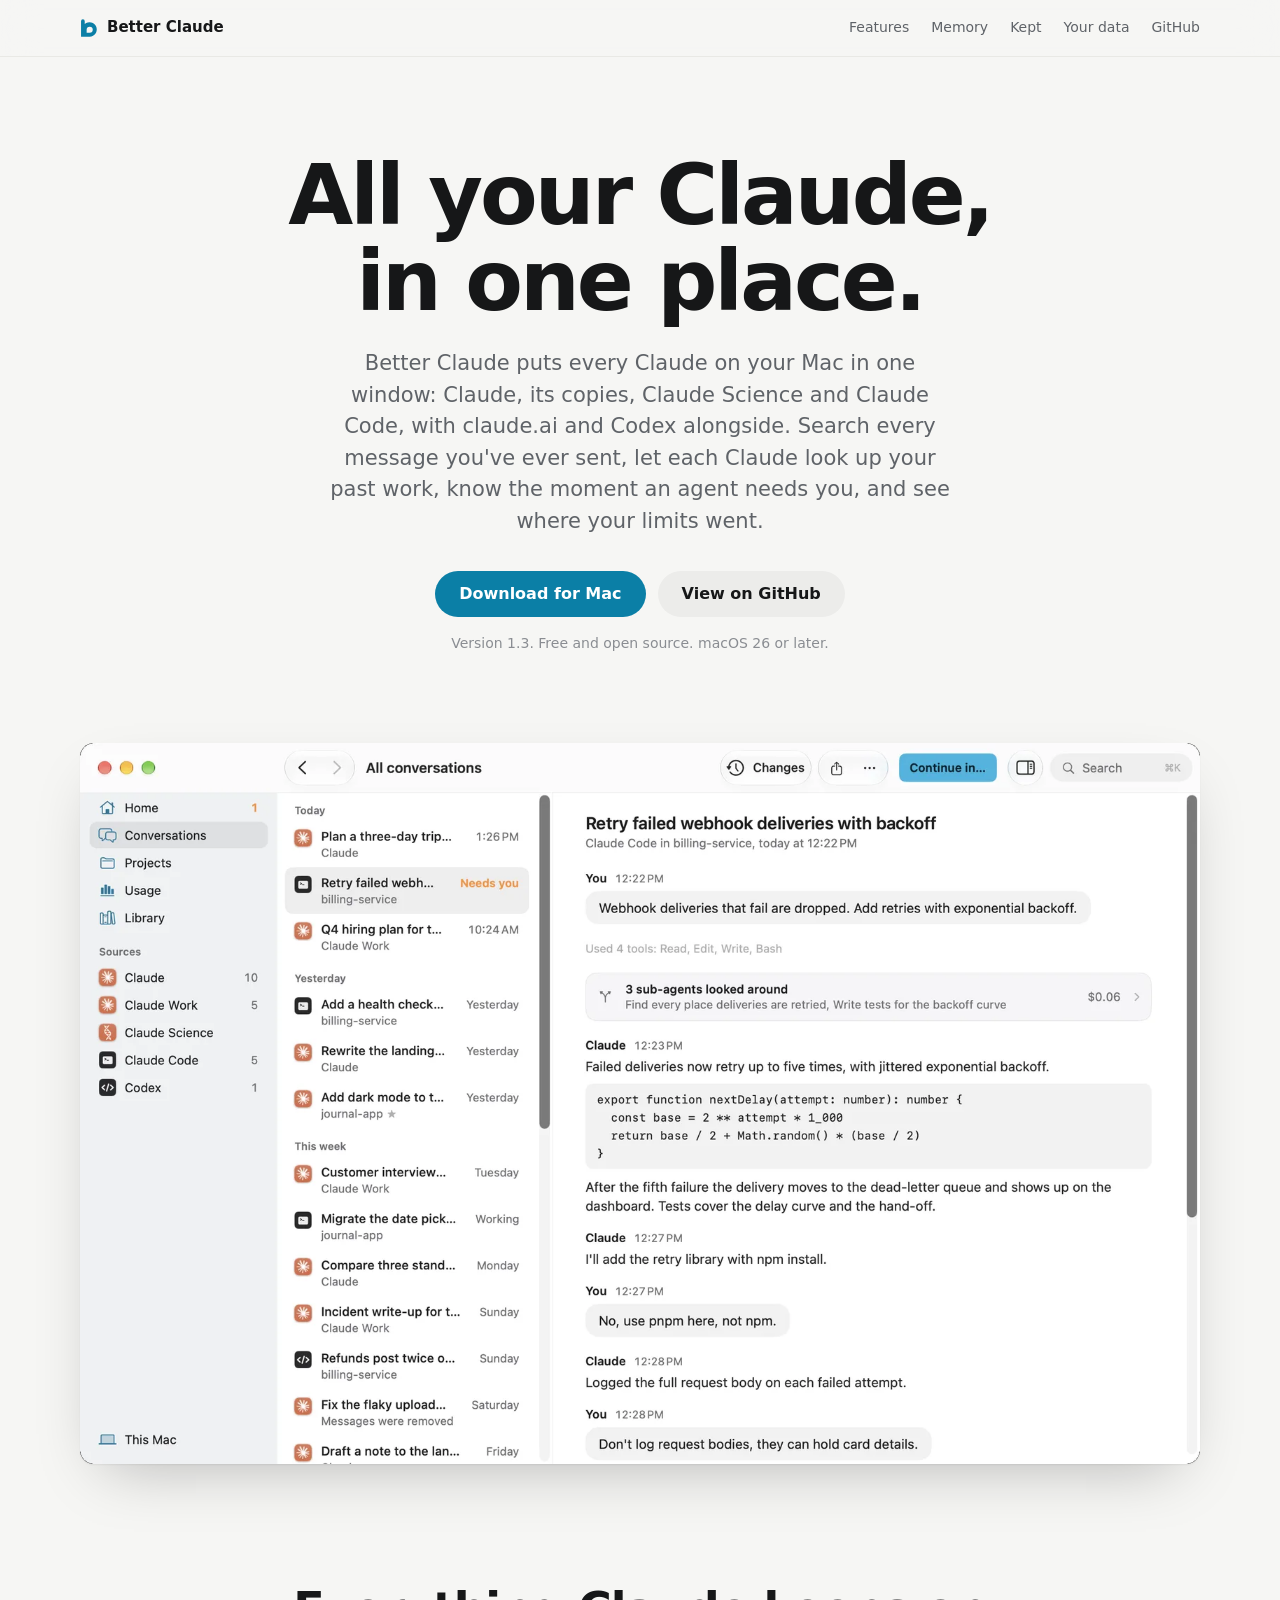
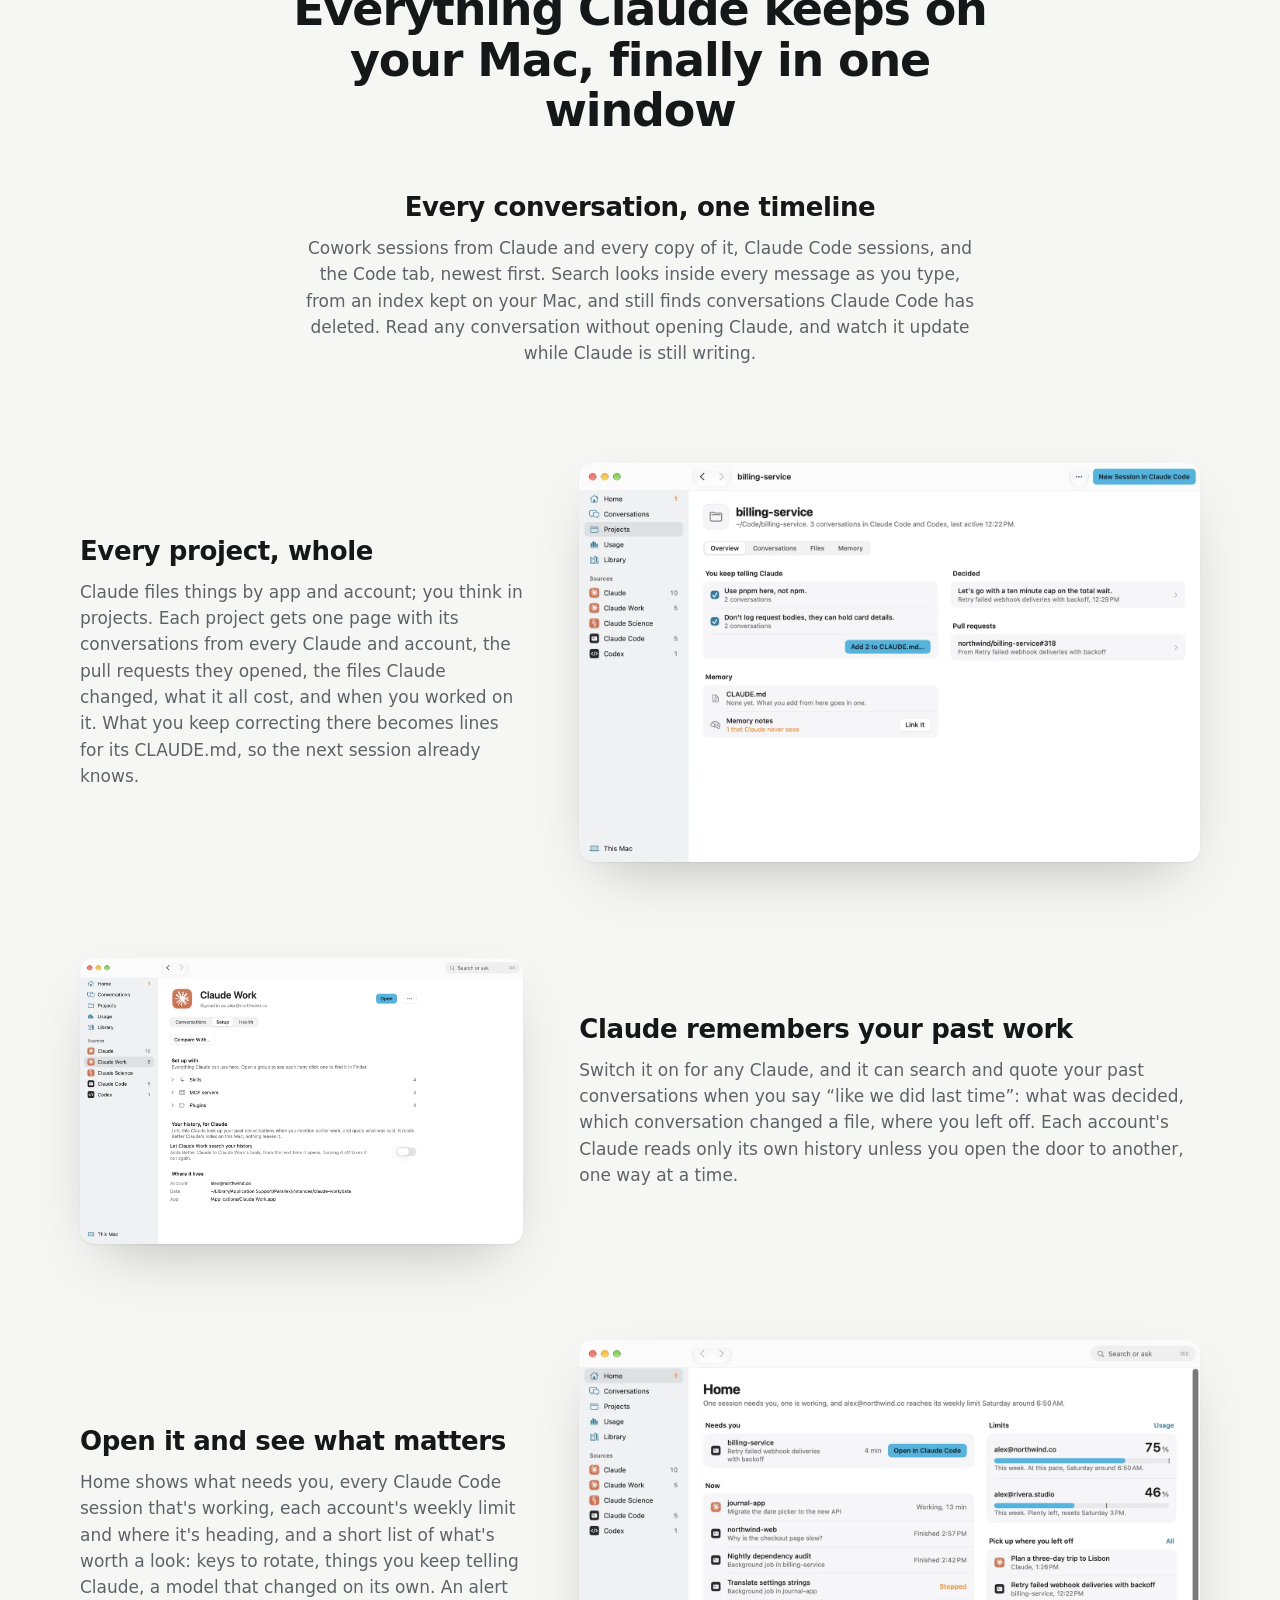
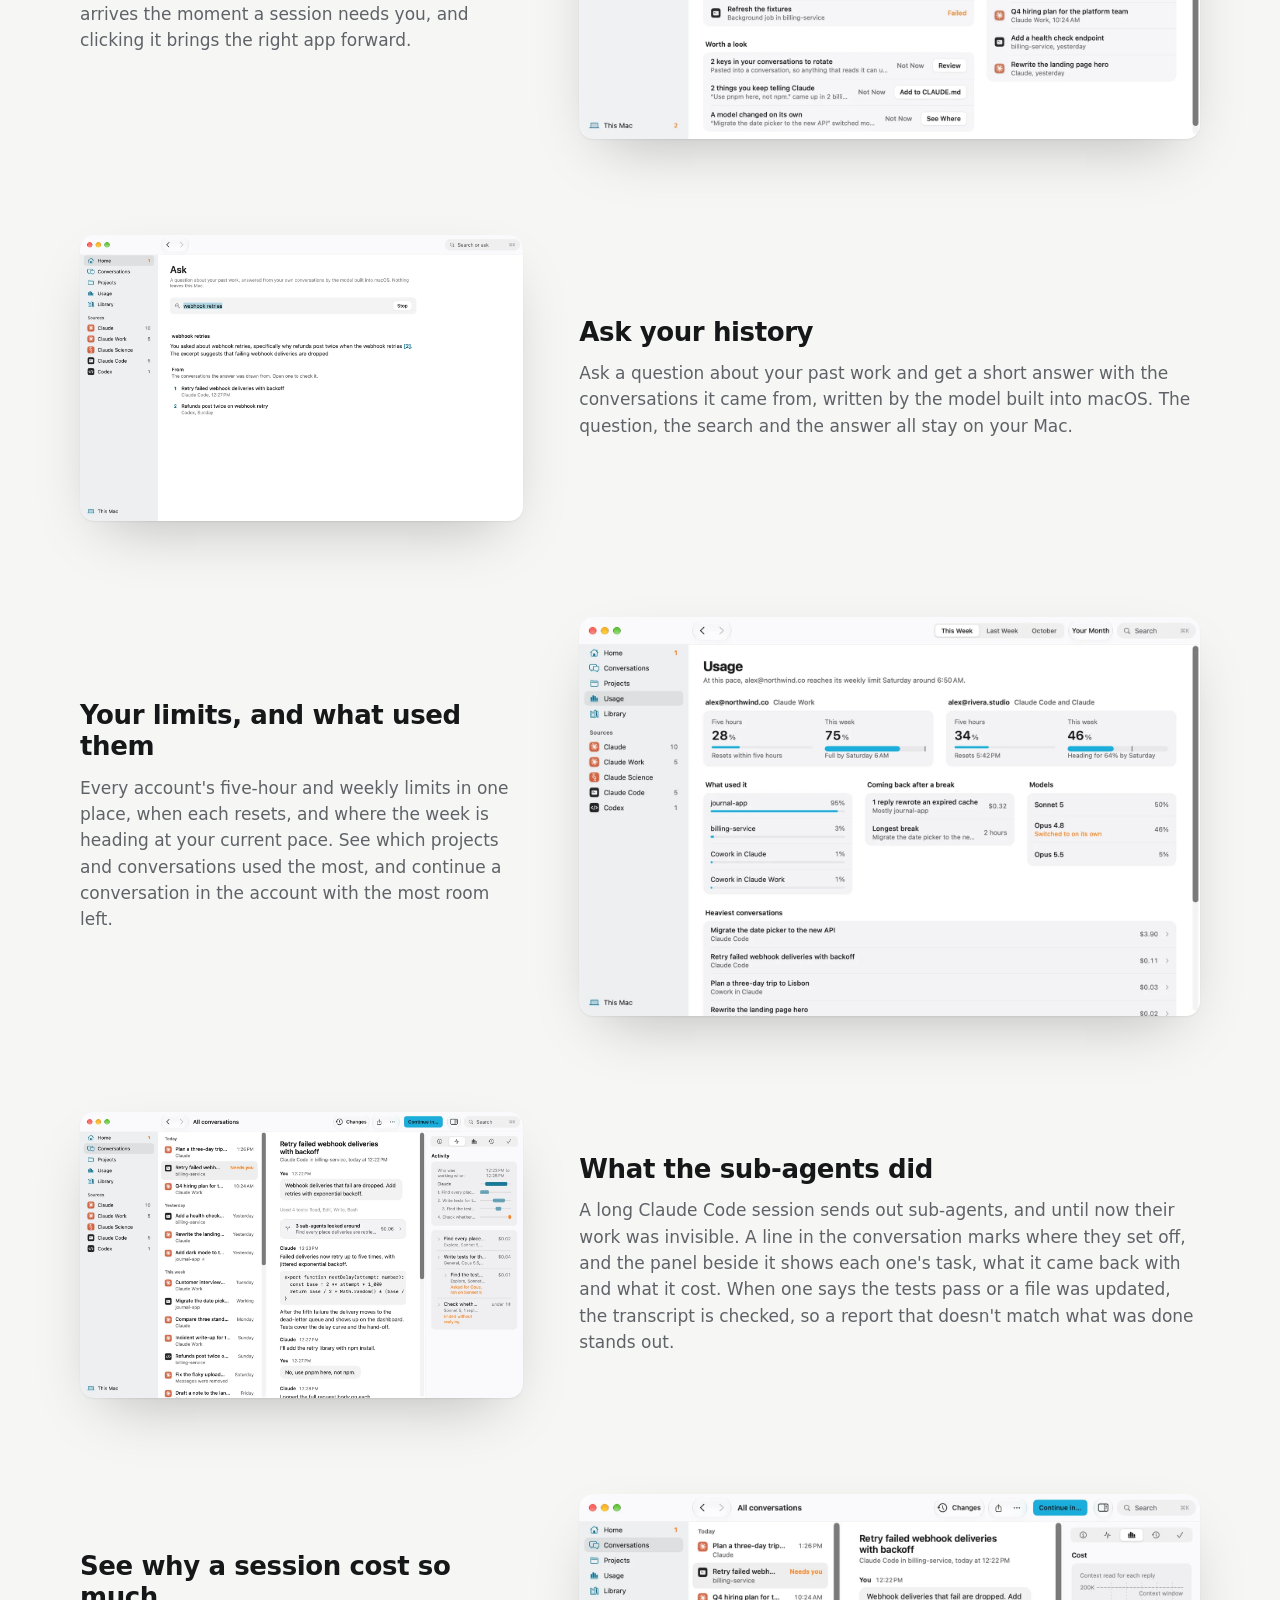
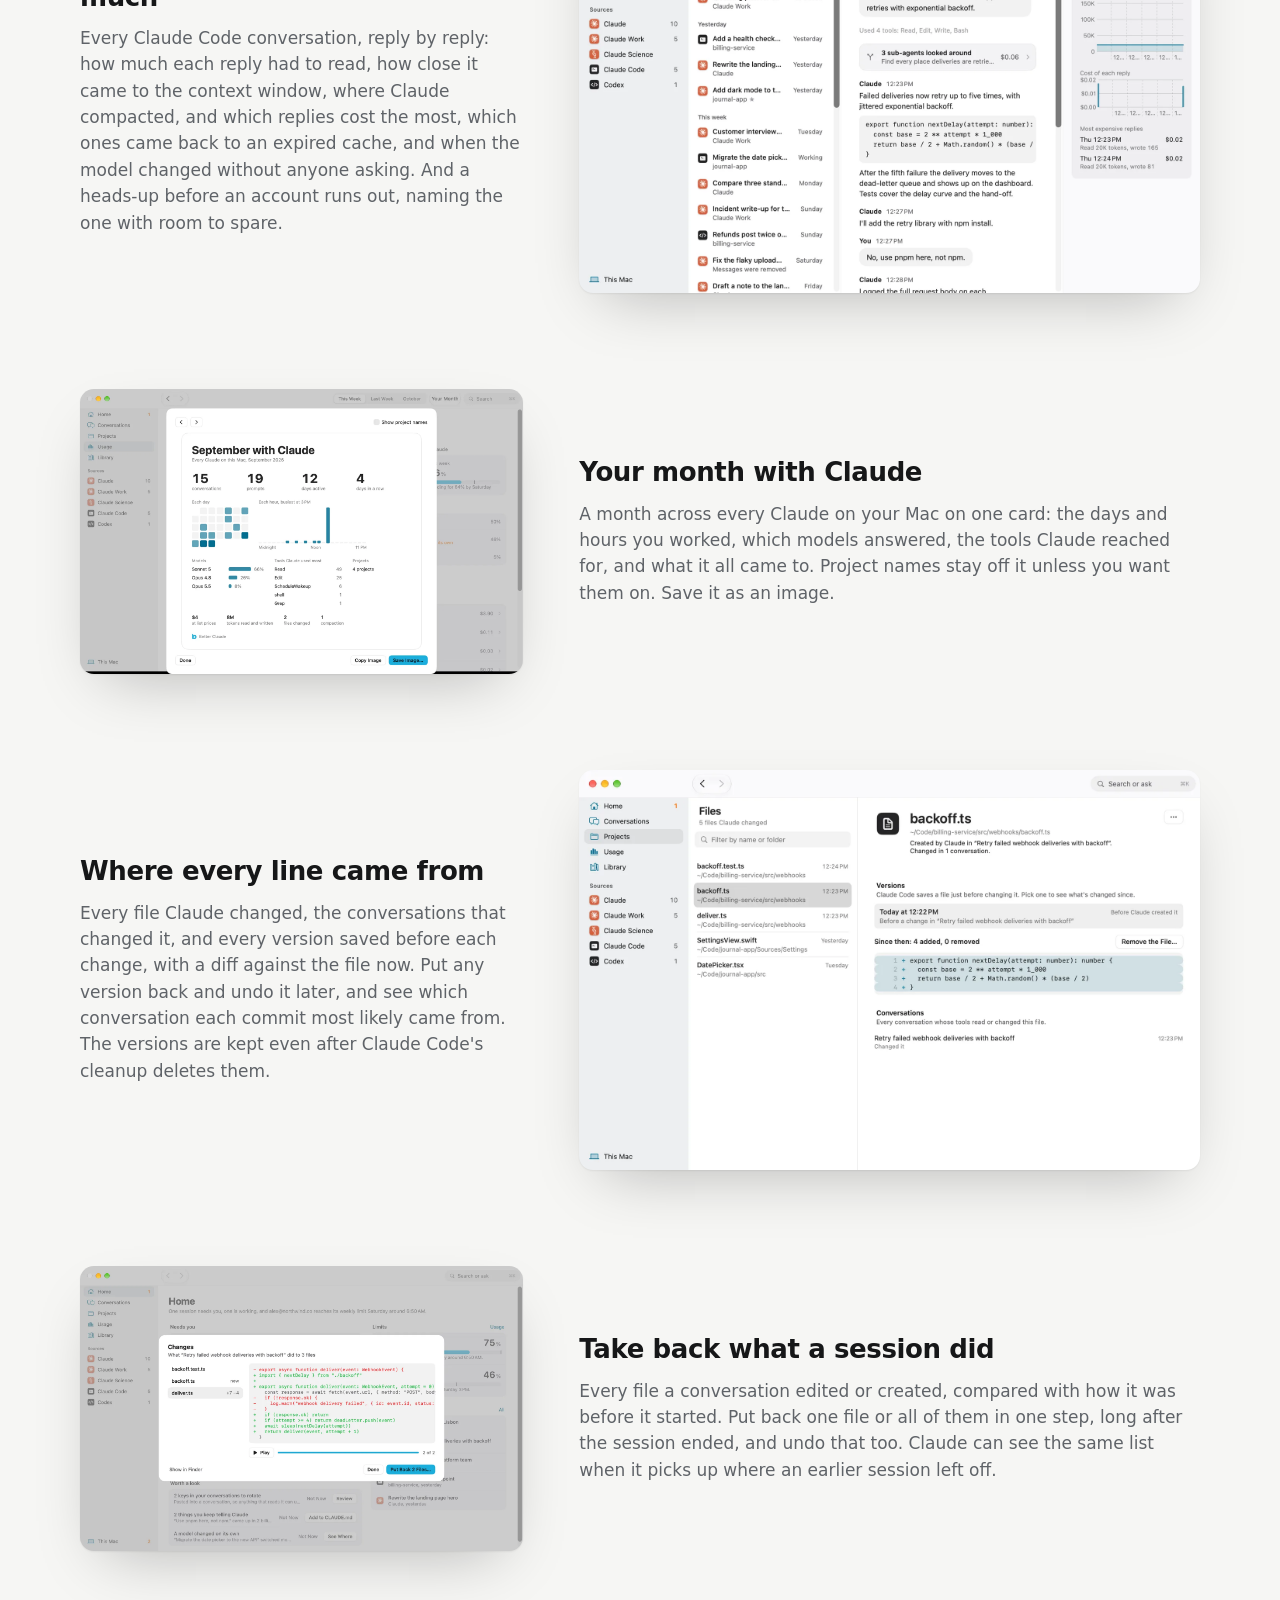
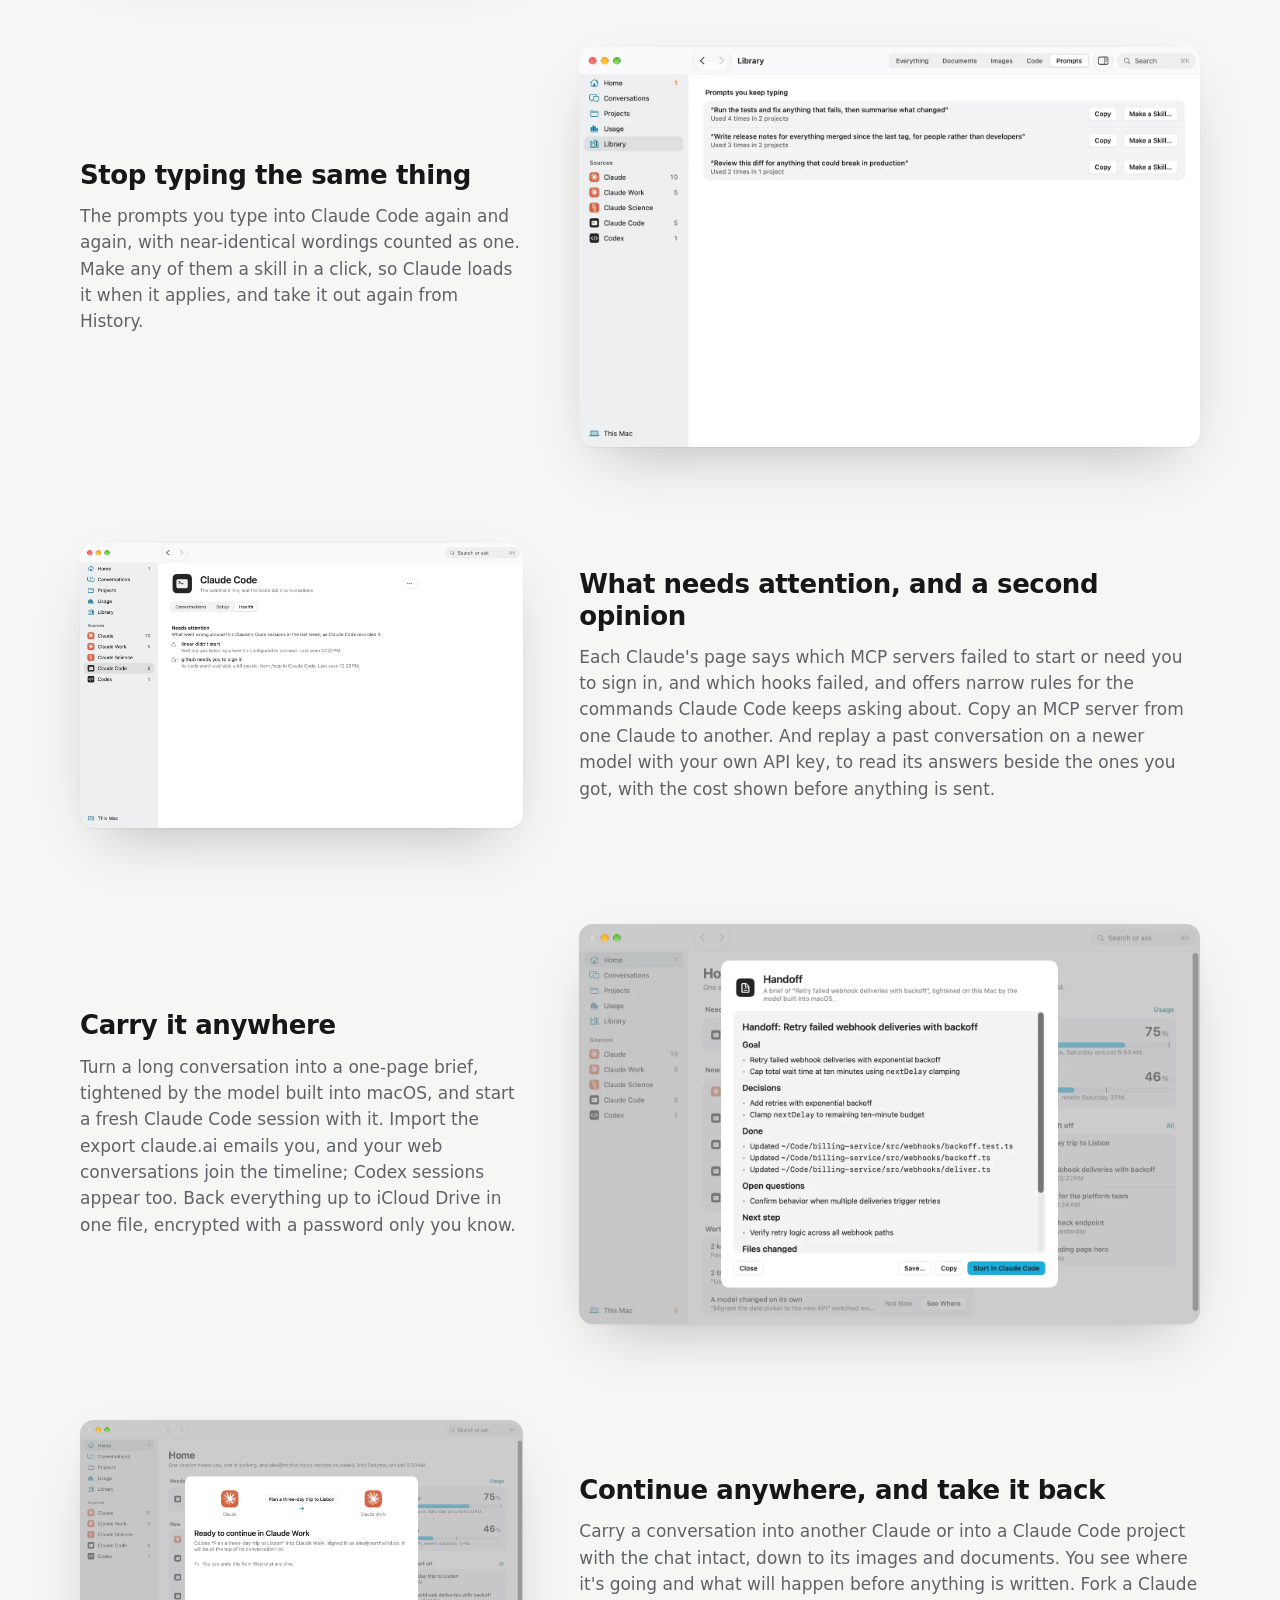
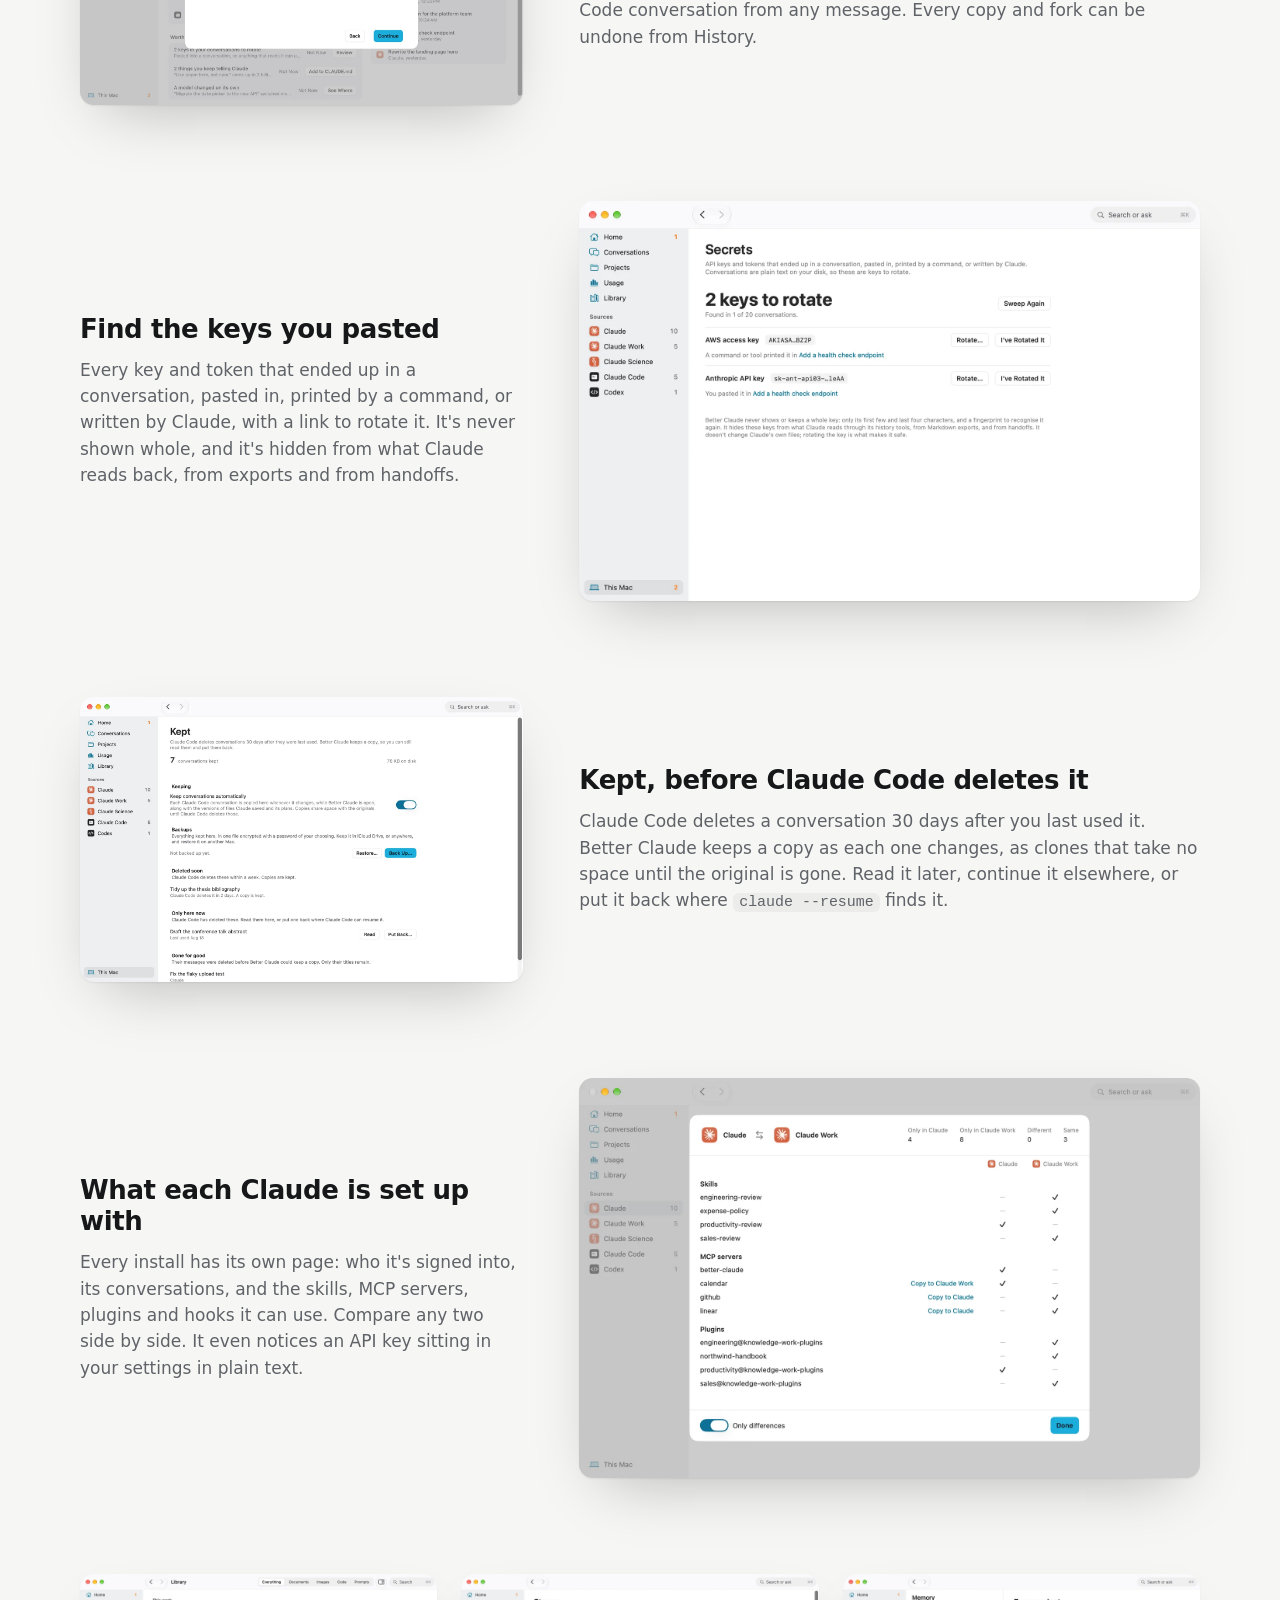
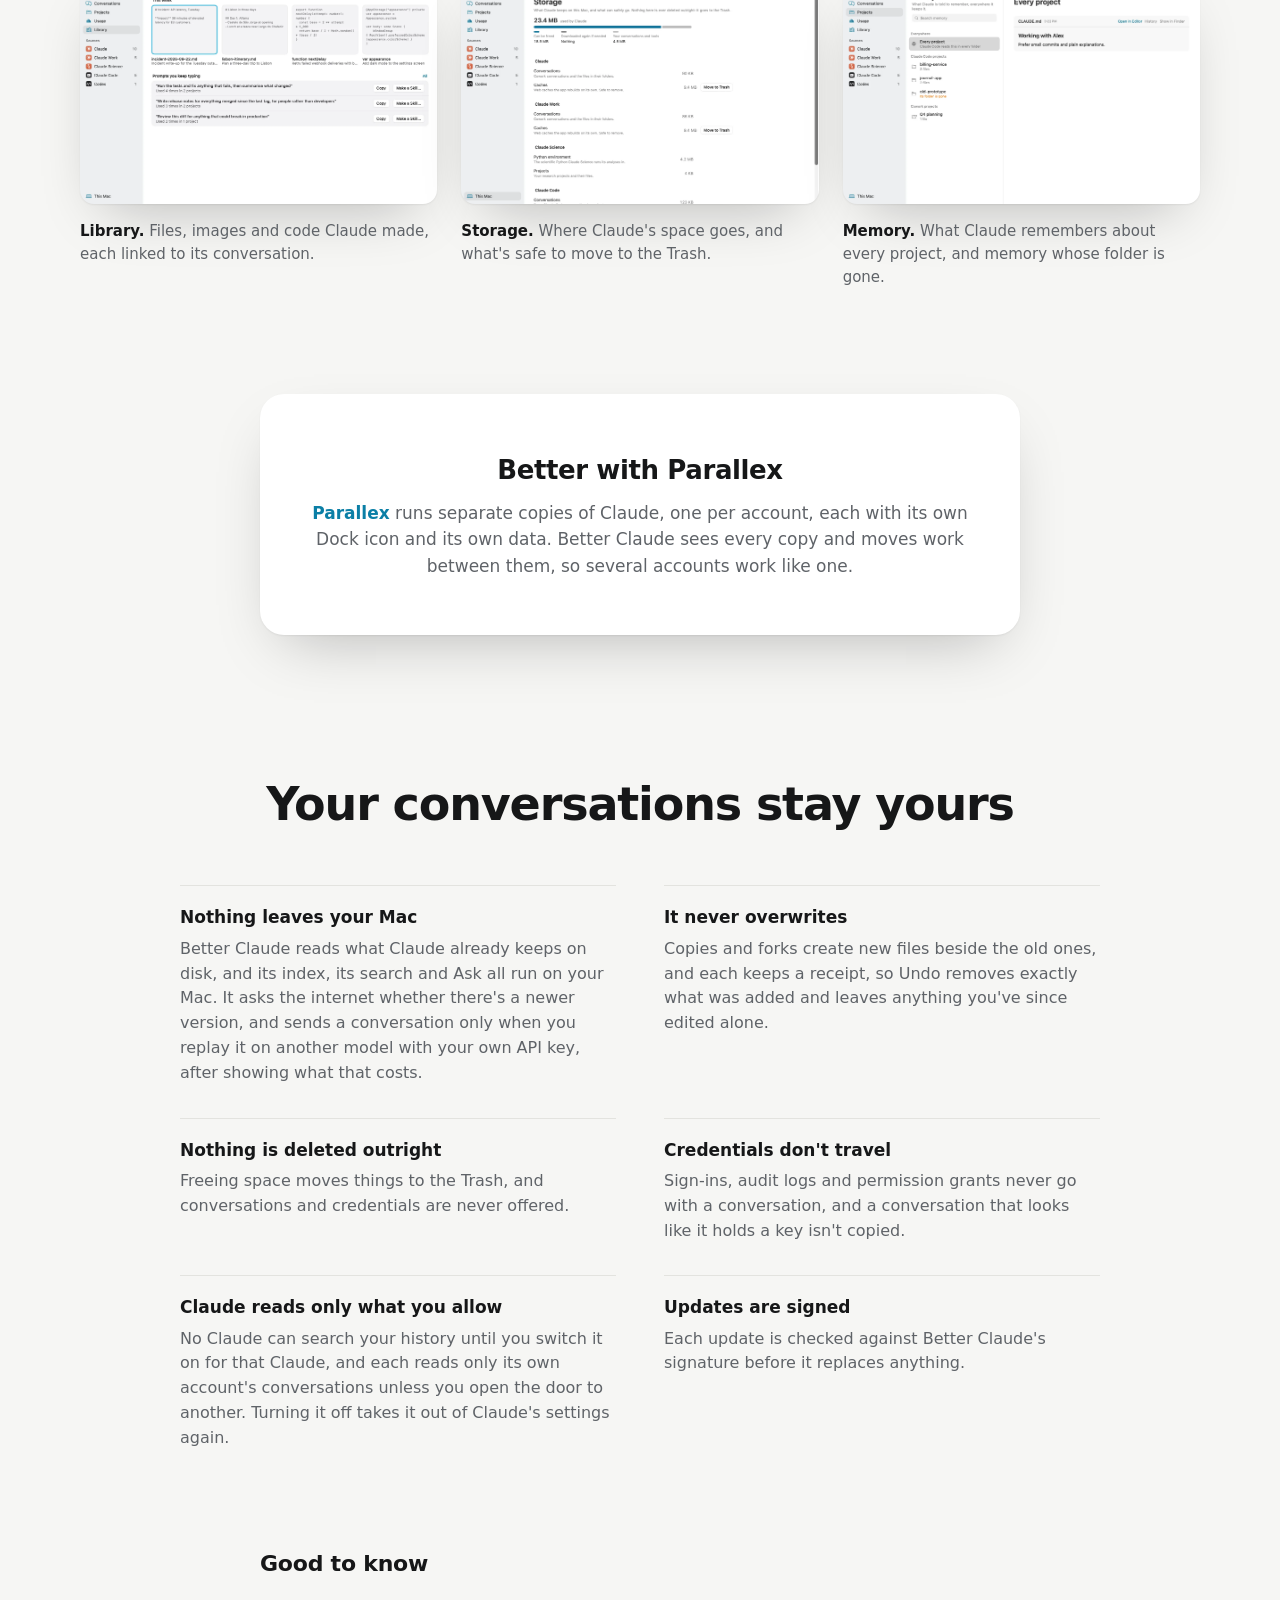
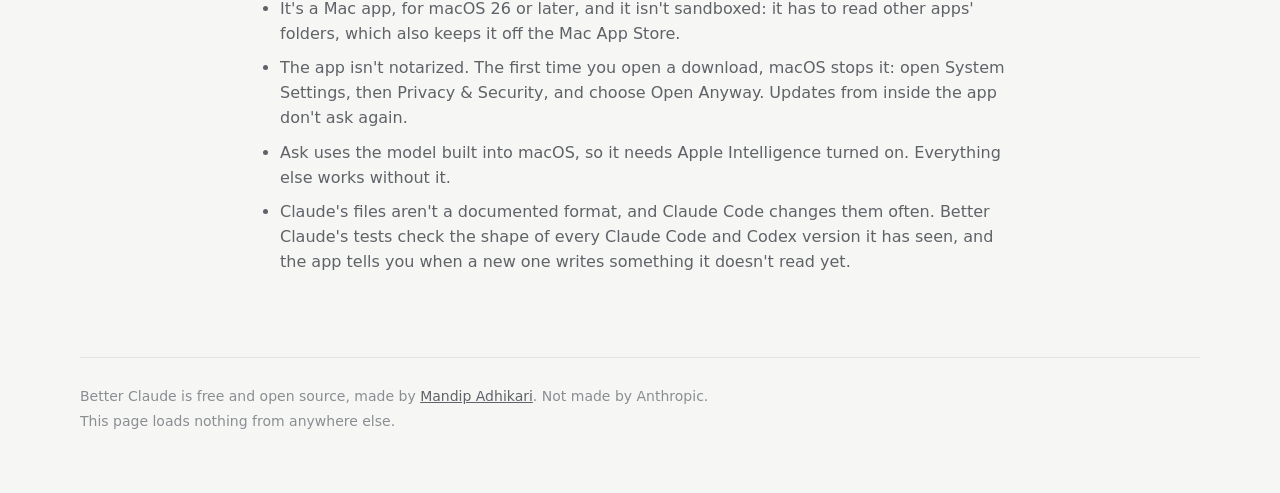
<file: site/public/index.html>
<!DOCTYPE html>
<html lang="en">
<head>
<meta charset="utf-8">
<meta name="viewport" content="width=device-width, initial-scale=1">
<title>Better Claude: every Claude conversation on your Mac, in one place</title>
<meta name="description" content="A free Mac app that puts every Claude on your Mac in one window and gives each of them a memory of your past work. Search every message, see which agents need you, and keep conversations before Claude Code deletes them.">
<meta name="color-scheme" content="light dark">
<meta name="theme-color" content="#f6f6f4" media="(prefers-color-scheme: light)">
<meta name="theme-color" content="#161718" media="(prefers-color-scheme: dark)">
<link rel="canonical" href="https://betterclaude.mandip.dev/">
<meta property="og:type" content="website">
<meta property="og:title" content="Better Claude">
<meta property="og:description" content="Every Claude conversation on your Mac, in one place, and a memory of your past work for every Claude.">
<meta property="og:url" content="https://betterclaude.mandip.dev/">
<meta property="og:image" content="https://betterclaude.mandip.dev/og.png">
<meta name="twitter:card" content="summary_large_image">
<link rel="icon" href="favicon.svg" type="image/svg+xml">
<link rel="apple-touch-icon" href="apple-touch-icon.png">
<link rel="stylesheet" href="styles.css">
</head>
<body>

<a class="skip" href="#main">Skip to content</a>

<header class="bar">
  <div class="wrap bar-inner">
    <a class="brand" href="#top" aria-label="Better Claude, top of page">
      <svg class="mark" viewBox="258 232 520 566" width="18" height="18" aria-hidden="true" focusable="false">
        <path fill-rule="evenodd" fill="currentColor" d="M268 300 a58 58 0 0 1 116 0 V 388 A 228 228 0 1 1 540 788 H 268 Z M540 474 a96 96 0 1 1 0 192 H 444 V 570 a96 96 0 0 1 96 -96 Z"/>
      </svg>
      <span>Better Claude</span>
    </a>
    <nav class="bar-nav" aria-label="Primary">
      <a href="#features">Features</a>
      <a href="#recall">Memory</a>
      <a href="#kept">Kept</a>
      <a href="#trust">Your data</a>
      <a href="https://github.com/mandipadk/BetterClaude">GitHub</a>
    </nav>
  </div>
</header>

<main id="main">

  <section class="hero wrap" id="top">
    <h1>All your Claude,<br>in one place.</h1>
    <p class="lede">
      Better Claude puts every Claude on your Mac in one window: Claude, its copies,
      Claude Science and Claude Code, with claude.ai and Codex alongside. Search every
      message you've ever sent, let each Claude look up your past work, know the moment an
      agent needs you, and see where your limits went.
    </p>
    <p class="actions">
      <a class="button primary" href="https://github.com/mandipadk/BetterClaude/releases/latest/download/BetterClaude.dmg">Download for Mac</a>
      <a class="button" href="https://github.com/mandipadk/BetterClaude">View on GitHub</a>
    </p>
    <p class="fine">Version 1.3. Free and open source. macOS 26 or later.</p>
  </section>

  <figure class="stage wrap">
    <picture>
      <source srcset="shots/reader-dark.webp" media="(prefers-color-scheme: dark)">
      <img src="shots/reader-light.webp" width="1600" height="1030"
           alt="Better Claude showing conversations from Claude, Claude Work and Claude Code in one timeline, with a Claude Code conversation open beside it.">
    </picture>
  </figure>

  <section class="features wrap" id="features" aria-labelledby="features-h">
    <h2 id="features-h" class="section-title">Everything Claude keeps on your Mac, finally in one window</h2>

    <article class="feature">
      <div class="copy">
        <h3>Every conversation, one timeline</h3>
        <p>
          Cowork sessions from Claude and every copy of it, Claude Code sessions, and the
          Code tab, newest first. Search looks inside every message as you type, from an
          index kept on your Mac, and still finds conversations Claude Code has deleted.
          Read any conversation without opening Claude, and watch it update while Claude
          is still writing.
        </p>
      </div>
    </article>

    <article class="feature split" id="projects">
      <div class="copy">
        <h3>Every project, whole</h3>
        <p>
          Claude files things by app and account; you think in projects. Each project gets
          one page with its conversations from every Claude and account, the pull requests
          they opened, the files Claude changed, what it all cost, and when you worked on it.
          What you keep correcting there becomes lines for its CLAUDE.md, so the next
          session already knows.
        </p>
      </div>
      <picture>
        <source srcset="shots/projects-dark.webp" media="(prefers-color-scheme: dark)">
        <img src="shots/projects-light.webp" width="1600" height="1030" loading="lazy"
             alt="A project's page: two corrections made in more than one conversation, ready to add to its CLAUDE.md.">
      </picture>
    </article>

    <article class="feature split flip" id="recall">
      <div class="copy">
        <h3>Claude remembers your past work</h3>
        <p>
          Switch it on for any Claude, and it can search and quote your past conversations
          when you say “like we did last time”: what was decided, which conversation changed
          a file, where you left off. Each account's Claude reads only its own history
          unless you open the door to another, one way at a time.
        </p>
      </div>
      <picture>
        <source srcset="shots/recall-dark.webp" media="(prefers-color-scheme: dark)">
        <img src="shots/recall-light.webp" width="1600" height="1030" loading="lazy"
             alt="An install's page with the switch that lets that Claude search your history, and which accounts it may read.">
      </picture>
    </article>

    <article class="feature split" id="running">
      <div class="copy">
        <h3>Open it and see what matters</h3>
        <p>
          Home shows what needs you, every Claude Code session that's working, each account's
          weekly limit and where it's heading, and a short list of what's worth a look: keys
          to rotate, things you keep telling Claude, a model that changed on its own. An alert
          arrives the moment a session needs you, and clicking it brings the right app forward.
        </p>
      </div>
      <picture>
        <source srcset="shots/running-dark.webp" media="(prefers-color-scheme: dark)">
        <img src="shots/running-light.webp" width="1600" height="1030" loading="lazy"
             alt="Home, with a session that needs you, what is running, worth-a-look items, weekly limits and recent conversations.">
      </picture>
    </article>

    <article class="feature split flip">
      <div class="copy">
        <h3>Ask your history</h3>
        <p>
          Ask a question about your past work and get a short answer with the
          conversations it came from, written by the model built into macOS. The question,
          the search and the answer all stay on your Mac.
        </p>
      </div>
      <picture>
        <source srcset="shots/ask-dark.webp" media="(prefers-color-scheme: dark)">
        <img src="shots/ask-light.webp" width="1600" height="1030" loading="lazy"
             alt="Ask, answering a question about webhook retries and citing the conversation it came from.">
      </picture>
    </article>

    <article class="feature split" id="usage">
      <div class="copy">
        <h3>Your limits, and what used them</h3>
        <p>
          Every account's five-hour and weekly limits in one place, when each resets, and
          where the week is heading at your current pace. See which projects and
          conversations used the most, and continue a conversation in the account with the
          most room left.
        </p>
      </div>
      <picture>
        <source srcset="shots/usage-dark.webp" media="(prefers-color-scheme: dark)">
        <img src="shots/usage-light.webp" width="1600" height="1030" loading="lazy"
             alt="Usage, showing an account's five-hour and weekly limits, a forecast, the week's curve, and what used it.">
      </picture>
    </article>

    <article class="feature split flip" id="subagents">
      <div class="copy">
        <h3>What the sub-agents did</h3>
        <p>
          A long Claude Code session sends out sub-agents, and until now their work was
          invisible. A line in the conversation marks where they set off, and the panel beside it
          shows each one's task, what it came back with and what it cost. When one says the tests pass or a file was updated, the
          transcript is checked, so a report that doesn't match what was done stands out.
        </p>
      </div>
      <picture>
        <source srcset="shots/subagents-dark.webp" media="(prefers-color-scheme: dark)">
        <img src="shots/subagents-light.webp" width="1600" height="1030" loading="lazy"
             alt="A conversation's sub-agents with their costs, and three claims checked: one contradicted by a failed test run, one with no edit to back it.">
      </picture>
    </article>

    <article class="feature split" id="flight">
      <div class="copy">
        <h3>See why a session cost so much</h3>
        <p>
          Every Claude Code conversation, reply by reply: how much each reply had to read,
          how close it came to the context window, where Claude compacted, and which replies
          cost the most, which ones came back to an expired cache, and when the model
          changed without anyone asking. And a heads-up before an account runs out, naming
          the one with room to spare.
        </p>
      </div>
      <picture>
        <source srcset="shots/flight-dark.webp" media="(prefers-color-scheme: dark)">
        <img src="shots/flight-light.webp" width="1600" height="1030" loading="lazy"
             alt="A conversation's context growing reply by reply to the window, dropping at a compaction, with the cost of each reply below.">
      </picture>
    </article>

    <article class="feature split flip" id="month">
      <div class="copy">
        <h3>Your month with Claude</h3>
        <p>
          A month across every Claude on your Mac on one card: the days and hours you
          worked, which models answered, the tools Claude reached for, and what it all came
          to. Project names stay off it unless you want them on. Save it as an image.
        </p>
      </div>
      <picture>
        <source srcset="shots/month-dark.webp" media="(prefers-color-scheme: dark)">
        <img src="shots/month-light.webp" width="1600" height="1045" loading="lazy"
             alt="September with Claude: 18 conversations, 13 active days, an hourly chart, models, tools and totals.">
      </picture>
    </article>

    <article class="feature split" id="files">
      <div class="copy">
        <h3>Where every line came from</h3>
        <p>
          Every file Claude changed, the conversations that changed it, and every version
          saved before each change, with a diff against the file now. Put any version back
          and undo it later, and see which conversation each commit most likely came from.
          The versions are kept even after Claude Code's cleanup deletes them.
        </p>
      </div>
      <picture>
        <source srcset="shots/files-dark.webp" media="(prefers-color-scheme: dark)">
        <img src="shots/files-light.webp" width="1600" height="1030" loading="lazy"
             alt="Files, showing a file's saved version, what changed since, and the conversation that changed it.">
      </picture>
    </article>

    <article class="feature split flip" id="rewind">
      <div class="copy">
        <h3>Take back what a session did</h3>
        <p>
          Every file a conversation edited or created, compared with how it was before it
          started. Put back one file or all of them in one step, long after the session
          ended, and undo that too. Claude can see the same list when it picks up where an
          earlier session left off.
        </p>
      </div>
      <picture>
        <source srcset="shots/rewind-dark.webp" media="(prefers-color-scheme: dark)">
        <img src="shots/rewind-light.webp" width="1600" height="1030" loading="lazy"
             alt="What a conversation changed: a created file and an edited one, with the edit's diff against how it was before.">
      </picture>
    </article>

    <article class="feature split" id="prompts">
      <div class="copy">
        <h3>Stop typing the same thing</h3>
        <p>
          The prompts you type into Claude Code again and again, with near-identical
          wordings counted as one. Make any of them a skill in a click, so Claude loads it
          when it applies, and take it out again from History.
        </p>
      </div>
      <picture>
        <source srcset="shots/prompts-dark.webp" media="(prefers-color-scheme: dark)">
        <img src="shots/prompts-light.webp" width="1600" height="1030" loading="lazy"
             alt="Prompts, listing prompts typed more than once, with one ready to become a skill.">
      </picture>
    </article>

    <article class="feature split flip" id="attention">
      <div class="copy">
        <h3>What needs attention, and a second opinion</h3>
        <p>
          Each Claude's page says which MCP servers failed to start or need you to sign in,
          and which hooks failed, and offers narrow rules for the commands Claude Code keeps
          asking about. Copy an MCP server from one Claude to another. And replay a past
          conversation on a newer model with your own API key, to read its answers beside
          the ones you got, with the cost shown before anything is sent.
        </p>
      </div>
      <picture>
        <source srcset="shots/doctor-dark.webp" media="(prefers-color-scheme: dark)">
        <img src="shots/doctor-light.webp" width="1600" height="1030" loading="lazy"
             alt="Claude Code's page, showing an MCP server that didn't start and one that needs signing in.">
      </picture>
    </article>

    <article class="feature split" id="carry">
      <div class="copy">
        <h3>Carry it anywhere</h3>
        <p>
          Turn a long conversation into a one-page brief, tightened by the model built into
          macOS, and start a fresh Claude Code session with it. Import the export claude.ai
          emails you, and your web conversations join the timeline; Codex sessions appear
          too. Back everything up to iCloud Drive in one file, encrypted with a password
          only you know.
        </p>
      </div>
      <picture>
        <source srcset="shots/handoff-dark.webp" media="(prefers-color-scheme: dark)">
        <img src="shots/handoff-light.webp" width="1600" height="1030" loading="lazy"
             alt="A handoff brief of a conversation: its goal, decisions, what was done, and open questions.">
      </picture>
    </article>

    <article class="feature split flip">
      <div class="copy">
        <h3>Continue anywhere, and take it back</h3>
        <p>
          Carry a conversation into another Claude or into a Claude Code project with the
          chat intact, down to its images and documents. You see where it's going and what
          will happen before anything is written. Fork a Claude Code conversation from any
          message. Every copy and fork can be undone from History.
        </p>
      </div>
      <picture>
        <source srcset="shots/continue-dark.webp" media="(prefers-color-scheme: dark)">
        <img src="shots/continue-light.webp" width="1600" height="1030" loading="lazy"
             alt="The review step of Continue in, showing a conversation moving from Claude to Claude Work.">
      </picture>
    </article>

    <article class="feature split" id="secrets">
      <div class="copy">
        <h3>Find the keys you pasted</h3>
        <p>
          Every key and token that ended up in a conversation, pasted in, printed by a
          command, or written by Claude, with a link to rotate it. It's never shown whole,
          and it's hidden from what Claude reads back, from exports and from handoffs.
        </p>
      </div>
      <picture>
        <source srcset="shots/secrets-dark.webp" media="(prefers-color-scheme: dark)">
        <img src="shots/secrets-light.webp" width="1600" height="1030" loading="lazy"
             alt="Secrets, listing an AWS key a command printed and an Anthropic key that was pasted in, masked, with buttons to rotate them.">
      </picture>
    </article>

    <article class="feature split flip" id="kept">
      <div class="copy">
        <h3>Kept, before Claude Code deletes it</h3>
        <p>
          Claude Code deletes a conversation 30 days after you last used it. Better Claude
          keeps a copy as each one changes, as clones that take no space until the original
          is gone. Read it later, continue it elsewhere, or put it back where
          <code>claude --resume</code> finds it.
        </p>
      </div>
      <picture>
        <source srcset="shots/kept-dark.webp" media="(prefers-color-scheme: dark)">
        <img src="shots/kept-light.webp" width="1600" height="1030" loading="lazy"
             alt="The Kept page, listing conversations Claude Code deletes soon and one only Better Claude still has.">
      </picture>
    </article>

    <article class="feature split">
      <div class="copy">
        <h3>What each Claude is set up with</h3>
        <p>
          Every install has its own page: who it's signed into, its conversations, and the
          skills, MCP servers, plugins and hooks it can use. Compare any two side by side.
          It even notices an API key sitting in your settings in plain text.
        </p>
      </div>
      <picture>
        <source srcset="shots/compare-claude-vs-work-dark.webp" media="(prefers-color-scheme: dark)">
        <img src="shots/compare-claude-vs-work-light.webp" width="1600" height="1030" loading="lazy"
             alt="Two Claude installs compared side by side, skill by skill and server by server.">
      </picture>
    </article>

    <div class="trio">
      <figure>
        <picture>
          <source srcset="shots/library-dark.webp" media="(prefers-color-scheme: dark)">
          <img src="shots/library-light.webp" width="1600" height="1030" loading="lazy" alt="The Library, with a document Claude wrote.">
        </picture>
        <figcaption><strong>Library.</strong> Files, images and code Claude made, each linked to its conversation.</figcaption>
      </figure>
      <figure>
        <picture>
          <source srcset="shots/storage-dark.webp" media="(prefers-color-scheme: dark)">
          <img src="shots/storage-light.webp" width="1600" height="1030" loading="lazy" alt="Storage, showing what each install keeps on disk.">
        </picture>
        <figcaption><strong>Storage.</strong> Where Claude's space goes, and what's safe to move to the Trash.</figcaption>
      </figure>
      <figure>
        <picture>
          <source srcset="shots/memory-dark.webp" media="(prefers-color-scheme: dark)">
          <img src="shots/memory-light.webp" width="1600" height="1030" loading="lazy" alt="Memory, showing what Claude remembers about a project.">
        </picture>
        <figcaption><strong>Memory.</strong> What Claude remembers about every project, and memory whose folder is gone.</figcaption>
      </figure>
    </div>
  </section>

  <section class="parallex wrap" aria-labelledby="parallex-h">
    <h2 id="parallex-h">Better with Parallex</h2>
    <p>
      <a href="https://parallex.mandip.dev">Parallex</a> runs separate copies of Claude, one
      per account, each with its own Dock icon and its own data. Better Claude sees every
      copy and moves work between them, so several accounts work like one.
    </p>
  </section>

  <section class="trust wrap" id="trust" aria-labelledby="trust-h">
    <h2 id="trust-h" class="section-title">Your conversations stay yours</h2>
    <dl class="facts">
      <div>
        <dt>Nothing leaves your Mac</dt>
        <dd>Better Claude reads what Claude already keeps on disk, and its index, its search and Ask all run on your Mac. It asks the internet whether there's a newer version, and sends a conversation only when you replay it on another model with your own API key, after showing what that costs.</dd>
      </div>
      <div>
        <dt>It never overwrites</dt>
        <dd>Copies and forks create new files beside the old ones, and each keeps a receipt, so Undo removes exactly what was added and leaves anything you've since edited alone.</dd>
      </div>
      <div>
        <dt>Nothing is deleted outright</dt>
        <dd>Freeing space moves things to the Trash, and conversations and credentials are never offered.</dd>
      </div>
      <div>
        <dt>Credentials don't travel</dt>
        <dd>Sign-ins, audit logs and permission grants never go with a conversation, and a conversation that looks like it holds a key isn't copied.</dd>
      </div>
      <div>
        <dt>Claude reads only what you allow</dt>
        <dd>No Claude can search your history until you switch it on for that Claude, and each reads only its own account's conversations unless you open the door to another. Turning it off takes it out of Claude's settings again.</dd>
      </div>
      <div>
        <dt>Updates are signed</dt>
        <dd>Each update is checked against Better Claude's signature before it replaces anything.</dd>
      </div>
    </dl>
  </section>

  <section class="notes wrap" aria-labelledby="notes-h">
    <h2 id="notes-h">Good to know</h2>
    <ul>
      <li>It's a Mac app, for macOS 26 or later, and it isn't sandboxed: it has to read other apps' folders, which also keeps it off the Mac App Store.</li>
      <li>The app isn't notarized. The first time you open a download, macOS stops it: open System Settings, then Privacy &amp; Security, and choose Open Anyway. Updates from inside the app don't ask again.</li>
      <li>Ask uses the model built into macOS, so it needs Apple Intelligence turned on. Everything else works without it.</li>
      <li>Claude's files aren't a documented format, and Claude Code changes them often. Better Claude's tests check the shape of every Claude Code and Codex version it has seen, and the app tells you when a new one writes something it doesn't read yet.</li>
    </ul>
  </section>

</main>

<footer class="foot wrap">
  <p>Better Claude is free and open source, made by <a href="https://github.com/mandipadk">Mandip Adhikari</a>. Not made by Anthropic.</p>
  <p>This page loads nothing from anywhere else.</p>
</footer>

</body>
</html>
</file>
<file: site/public/styles.css>
/* Better Claude's page. System fonts, one accent (Lagoon), nothing loaded from anywhere else. */

:root {
  --ground: #f6f6f4;
  --surface: #ffffff;
  --ink: #161718;
  --muted: #5f6368;
  --faint: #8a8d92;
  --rule: #e3e3df;
  --fill: #ececea;
  --accent: #0b7fa6;
  --accent-ink: #ffffff;
  --shadow: 0 1px 2px rgb(0 0 0 / 0.06), 0 24px 60px -24px rgb(0 0 0 / 0.28);
  color-scheme: light;
}

@media (prefers-color-scheme: dark) {
  :root:not([data-theme="light"]) {
    --ground: #161718;
    --surface: #1e1f21;
    --ink: #ecece9;
    --muted: #a3a6ab;
    --faint: #75787d;
    --rule: #2c2e31;
    --fill: #26282b;
    --accent: #168fb6;
    --accent-ink: #ffffff;
    --shadow: 0 1px 2px rgb(0 0 0 / 0.4), 0 30px 70px -28px rgb(0 0 0 / 0.8);
    color-scheme: dark;
  }
}

* { box-sizing: border-box; }

html { -webkit-text-size-adjust: 100%; scroll-behavior: smooth; }
@media (prefers-reduced-motion: reduce) { html { scroll-behavior: auto; } }

body {
  margin: 0;
  background: var(--ground);
  color: var(--ink);
  font: 17px/1.55 -apple-system, BlinkMacSystemFont, "SF Pro Text", "Helvetica Neue", system-ui, sans-serif;
  -webkit-font-smoothing: antialiased;
  text-rendering: optimizeLegibility;
}

a { color: inherit; }
a:focus-visible, .button:focus-visible { outline: 2px solid var(--accent); outline-offset: 3px; border-radius: 6px; }

code {
  font: 0.88em ui-monospace, "SF Mono", Menlo, monospace;
  background: var(--fill);
  border-radius: 6px;
  padding: 0.1em 0.4em;
}

.wrap { width: min(1120px, 100% - 32px); margin-inline: auto; }

.skip {
  position: absolute; left: -9999px; top: 8px;
  background: var(--surface); padding: 8px 12px; border-radius: 8px; z-index: 10;
}
.skip:focus { left: 16px; }

/* Bar */

.bar {
  position: sticky; top: 0; z-index: 5;
  background: color-mix(in srgb, var(--ground) 82%, transparent);
  -webkit-backdrop-filter: saturate(180%) blur(18px);
  backdrop-filter: saturate(180%) blur(18px);
  border-bottom: 1px solid color-mix(in srgb, var(--rule) 70%, transparent);
}
.bar-inner { display: flex; align-items: center; justify-content: space-between; height: 56px; gap: 16px; }
.brand { display: inline-flex; align-items: center; gap: 9px; text-decoration: none; font-weight: 650; font-size: 15px; }
.brand .mark { color: var(--accent); }
.bar-nav { display: flex; gap: 22px; font-size: 14px; }
.bar-nav a { color: var(--muted); text-decoration: none; }
.bar-nav a:hover { color: var(--ink); }

/* Hero */

.hero { text-align: center; padding: 96px 0 40px; }
.hero h1 {
  margin: 0;
  font: 700 clamp(44px, 7.4vw, 84px)/1.02 -apple-system, BlinkMacSystemFont, "SF Pro Display", system-ui, sans-serif;
  letter-spacing: -0.035em;
}
.lede {
  max-width: 640px; margin: 24px auto 0;
  font-size: clamp(18px, 2.1vw, 21px); color: var(--muted); line-height: 1.5;
}
.actions { display: flex; gap: 12px; justify-content: center; flex-wrap: wrap; margin: 34px 0 0; }
.button {
  display: inline-flex; align-items: center; justify-content: center;
  height: 46px; padding: 0 24px; border-radius: 999px;
  font-size: 16px; font-weight: 600; text-decoration: none;
  background: var(--fill); color: var(--ink);
  transition: transform 0.18s ease, filter 0.18s ease;
}
.button:hover { filter: brightness(0.97); }
.button:active { transform: scale(0.97); }
.button.primary { background: var(--accent); color: var(--accent-ink); }
.fine { margin: 16px 0 0; color: var(--faint); font-size: 14px; }

/* Screenshots */

.stage { margin-top: 48px; margin-bottom: 0; }
.stage img, .feature img, .trio img {
  display: block; width: 100%; height: auto;
  border-radius: 14px;
  box-shadow: var(--shadow);
  background: var(--surface);
}

/* Features */

.section-title {
  margin: 0 auto 56px; max-width: 760px; text-align: center;
  font: 700 clamp(30px, 4.2vw, 46px)/1.1 -apple-system, BlinkMacSystemFont, "SF Pro Display", system-ui, sans-serif;
  letter-spacing: -0.025em;
}

.features { padding: 120px 0 40px; }
.feature { margin-bottom: 96px; }
.feature h3 { margin: 0 0 12px; font-size: 26px; line-height: 1.2; letter-spacing: -0.015em; }
.feature p { margin: 0; color: var(--muted); }
.feature:not(.split) .copy { max-width: 680px; margin: 0 auto; text-align: center; }

.split { display: grid; grid-template-columns: minmax(0, 5fr) minmax(0, 7fr); gap: 56px; align-items: center; }
.split.flip .copy { order: 2; }

.trio { display: grid; grid-template-columns: repeat(3, minmax(0, 1fr)); gap: 24px; margin-top: 16px; }
.trio figure { margin: 0; }
.trio figcaption { margin-top: 16px; color: var(--muted); font-size: 15px; }
.trio figcaption strong { color: var(--ink); font-weight: 600; }

/* Parallex */

.parallex {
  max-width: 760px; text-align: center;
  padding: 56px 32px; margin-top: 64px; margin-bottom: 64px;
  background: var(--surface); border-radius: 24px; box-shadow: var(--shadow);
}
.parallex h2 { margin: 0 0 10px; font-size: 26px; letter-spacing: -0.015em; }
.parallex p { margin: 0; color: var(--muted); }
.parallex a { color: var(--accent); text-decoration: none; font-weight: 600; }

/* Trust */

.trust { padding: 80px 0 32px; }
.facts { display: grid; grid-template-columns: repeat(2, minmax(0, 1fr)); gap: 32px 48px; max-width: 920px; margin: 0 auto; }
.facts div { border-top: 1px solid var(--rule); padding-top: 18px; }
.facts dt { font-weight: 650; margin-bottom: 6px; }
.facts dd { margin: 0; color: var(--muted); font-size: 16px; }

/* Notes */

.notes { max-width: 760px; padding: 64px 0 24px; }
.notes h2 { font-size: 22px; margin: 0 0 16px; letter-spacing: -0.01em; }
.notes ul { margin: 0; padding-left: 20px; color: var(--muted); font-size: 16px; }
.notes li { margin-bottom: 10px; }

/* Footer */

.foot { border-top: 1px solid var(--rule); margin-top: 48px; padding: 28px 0 56px; color: var(--faint); font-size: 14px; }
.foot p { margin: 0 0 4px; }
.foot a { color: var(--muted); }

/* Narrow screens */

@media (max-width: 820px) {
  .hero { padding-top: 64px; }
  .bar-nav a:not(:last-child) { display: none; }
  .split { grid-template-columns: 1fr; gap: 24px; }
  .split.flip .copy { order: 0; }
  .feature:not(.split) .copy { margin-top: 0; }
  .features { padding-top: 80px; }
  .feature { margin-bottom: 64px; }
  .trio { grid-template-columns: 1fr; }
  .facts { grid-template-columns: 1fr; }
  .parallex { padding: 40px 20px; }
}
</file>
